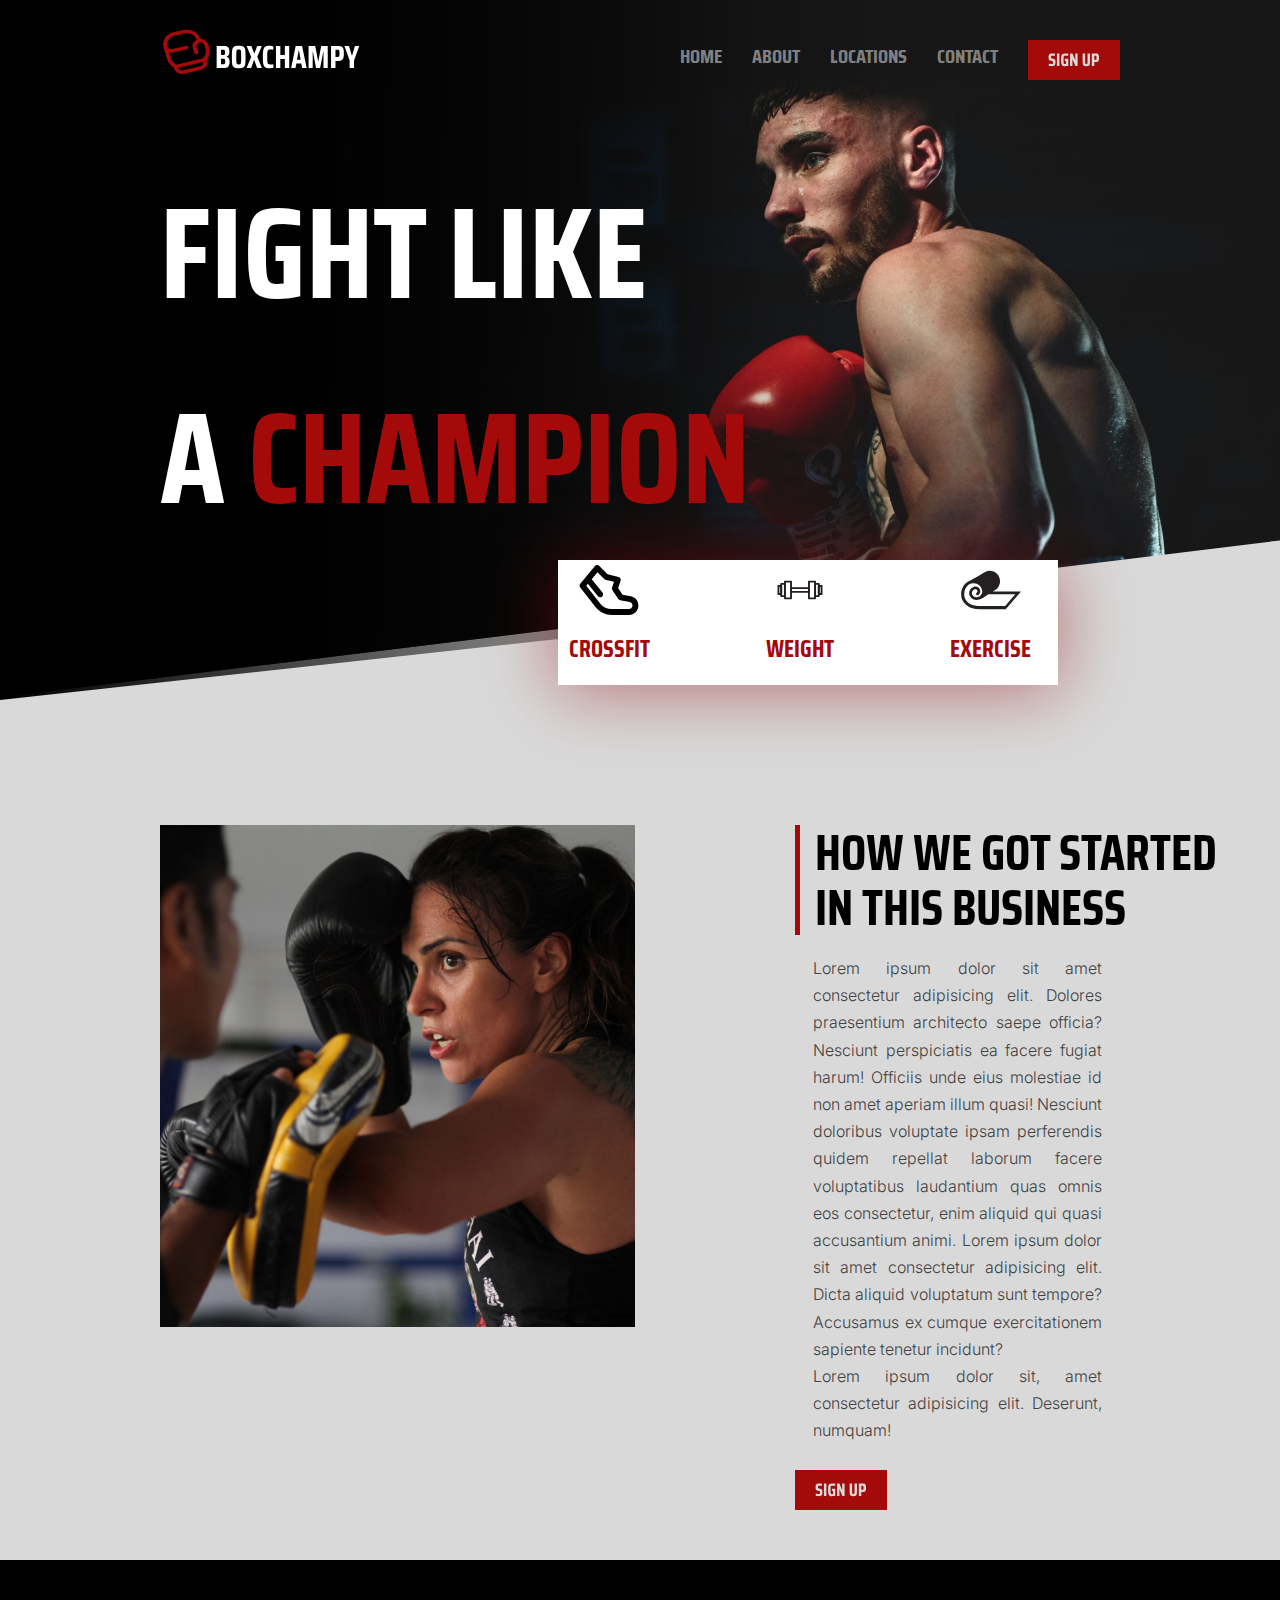
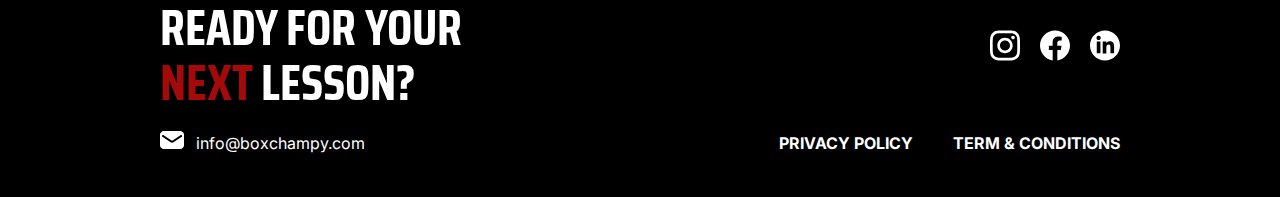
<file: boxchampy-websitesi/index.html>
<!DOCTYPE html>
<html lang="en">
<head>
    <meta charset="UTF-8">
    <meta name="viewport" content="width=device-width, initial-scale=1.0">
    <meta name="author" content="Tuğçe Karakuş">
    <link rel="stylesheet" href="style.css">
    <!--font links-->
   <link rel="preconnect" href="https://fonts.googleapis.com">
    <link rel="preconnect" href="https://fonts.gstatic.com" crossorigin>
    <link href="https://fonts.googleapis.com/css2?family=Saira+Condensed:wght@100;200;300;400;500;600;700;800;900&display=swap" rel="stylesheet">
    <link rel="preconnect" href="https://fonts.googleapis.com">
<link rel="preconnect" href="https://fonts.gstatic.com" crossorigin>
<link href="https://fonts.googleapis.com/css2?family=Inter:ital,opsz,wght@0,14..32,100..900;1,14..32,100..900&family=Saira+Condensed:wght@100;200;300;400;500;600;700;800;900&display=swap" rel="stylesheet">
    <title>Document</title>
</head>
<body>
    <header>
        <nav>
            <div class="logo">
               <a href="index.html" ><img src="image/logo.svg" alt="boxchampy logo"></a>
            </div>
            <div class="menu">
                <ul>
                <li>Home</li>
                <li>About</li>
                <li>Locations</li>
                <li>Contact</li>
                <li><img src="image/button.svg" alt="sign-up" class="sign-up"></li>
            </ul>
            </div>
            
        </nav>
        <div class="header-text">fight like <br> a <span>champion</span></div>
    </header>
    <section class="services">
        <ul>
            <li><img src="image/crossfit-icon.svg" alt="crossfit icon">Crossfit</li>
            <li><img src="image/weight-icon.svg" alt="weight icon">Weight</li>
            <li><img src="image/yoga-icon.svg" alt="yoga icon">Exercise</li>
        </ul>
    </section>
    <section class="content">
        <div class="content-image">
            <img src="image/girl-fight.svg" alt="boxer woman">
        </div>
        <div class="content-text">
            <h2 class="heading">how we got started <br>in this business</h2>
            <p>Lorem ipsum dolor sit amet consectetur adipisicing elit. Dolores praesentium architecto saepe officia? Nesciunt perspiciatis ea facere fugiat harum! Officiis unde eius molestiae id non amet aperiam illum quasi! Nesciunt doloribus voluptate ipsam perferendis quidem repellat laborum facere voluptatibus laudantium quas omnis eos consectetur, enim aliquid qui quasi accusantium animi. Lorem ipsum dolor sit amet consectetur adipisicing elit. Dicta aliquid voluptatum sunt tempore? Accusamus ex cumque exercitationem sapiente tenetur incidunt?</p>
            <p>Lorem ipsum dolor sit, amet consectetur adipisicing elit. Deserunt, numquam!</p><br>
                <div class="buton">
                <img src="image/button.svg" alt=""  class="sign-up">
                </div>
        </div>
    </section>
    <footer>
        <div class="footer-left">
            <p class="footer-heading">ready for your <br><span>next</span> lesson?</p>
            <p class="mail"><img src="image/icon-mail.png" alt="icon mail"> &ensp;info@boxchampy.com</p>
        </div>
        
        <div class="footer-right">
            <div class="icons">
                <ul>
                    <li><img src="image/icon-instagram.svg" alt="icon instagram"></li>
                    <li><img src="image/icon-facebook.svg" alt="icon facebook"></li>
                    <li><img src="image/icon-linkedin.svg" alt="icon linkedin"></li>
                </ul>
            </div>

            <div class="info">
                <p>Privacy Policy</p>
                <p>Term & Conditions </p>
            </div>
        </div>
    </footer>
</body>
</html>
</file>
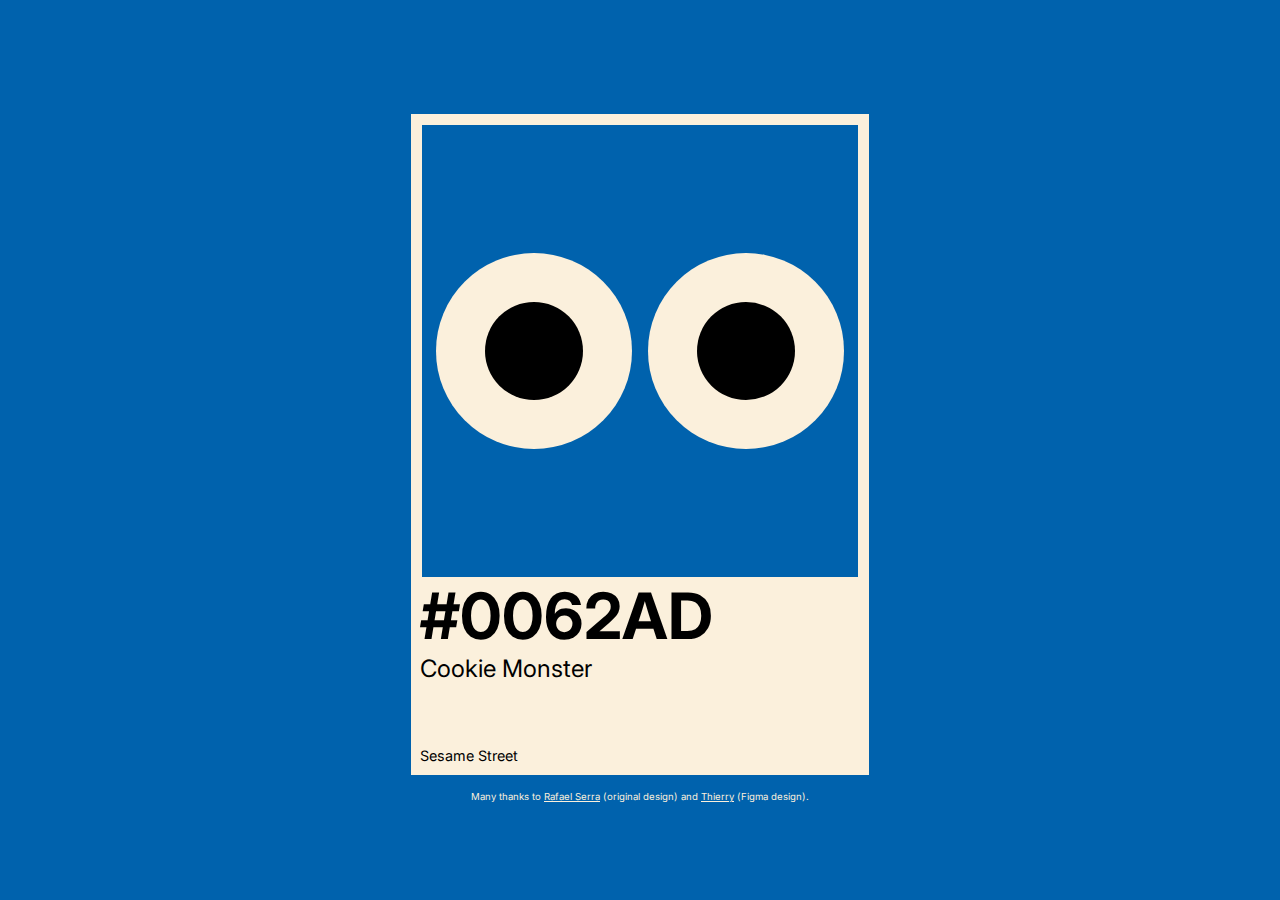
<file: cookie-monster/index.html>
<!DOCTYPE html>
<html lang="en">
<head>
    <meta charset="UTF-8">
    <meta name="viewport" content="width=device-width, initial-scale=1.0">
    <title>Cookie Monster - Eye Following Card</title>
    <link rel="shortcut icon" href="img/cookie-monster.ico" type="image/x-icon">
    <link rel="stylesheet" href="style.css">
    <!--font-->
    <link rel="preconnect" href="https://fonts.googleapis.com">
<link rel="preconnect" href="https://fonts.gstatic.com" crossorigin>
<link href="https://fonts.googleapis.com/css2?family=Inter:ital,opsz,wght@0,14..32,100..900;1,14..32,100..900&display=swap" rel="stylesheet">
</head>
<body>
    <div class="container">
        <div class="card">
            <div class="monster-face">
                <div class="eyes">
                    <div class="eye left">
                        <div class="pupil"></div>
                    </div>
                    <div class="eye right">
                        <div class="pupil"></div>
                    </div>
                </div>
            </div>
            <div class="text">
                <div class="color-code">#0062AD</div>
                <div class="name"><p>Cookie Monster</p></div>
                <div class="show-name">Sesame Street</div>
            </div>
        </div>
    </div>
    <footer>
        <p>Many thanks to <a href="https://www.linkedin.com/authwall?trk=bf&trkInfo=AQHls7-pFs-agQAAAZkbN7I4VX6VSyJHzLzS0m2vk-9sI6mXQA9WswecP7AodzYzTAjxtqmlSrTazypY2jUfP_Viuu-iGUoW297jg2PtakuNEGdMChGHCGZsVT_uR0oq0Y6D3gY=&original_referer=&sessionRedirect=https%3A%2F%2Fwww.linkedin.com%2Fin%2Ffaelpt%2F">Rafael Serra</a> (original design) and <a href="https://www.figma.com/@thierry">Thierry</a> (Figma design).</p>
    </footer>
</body>
</html>
</file>
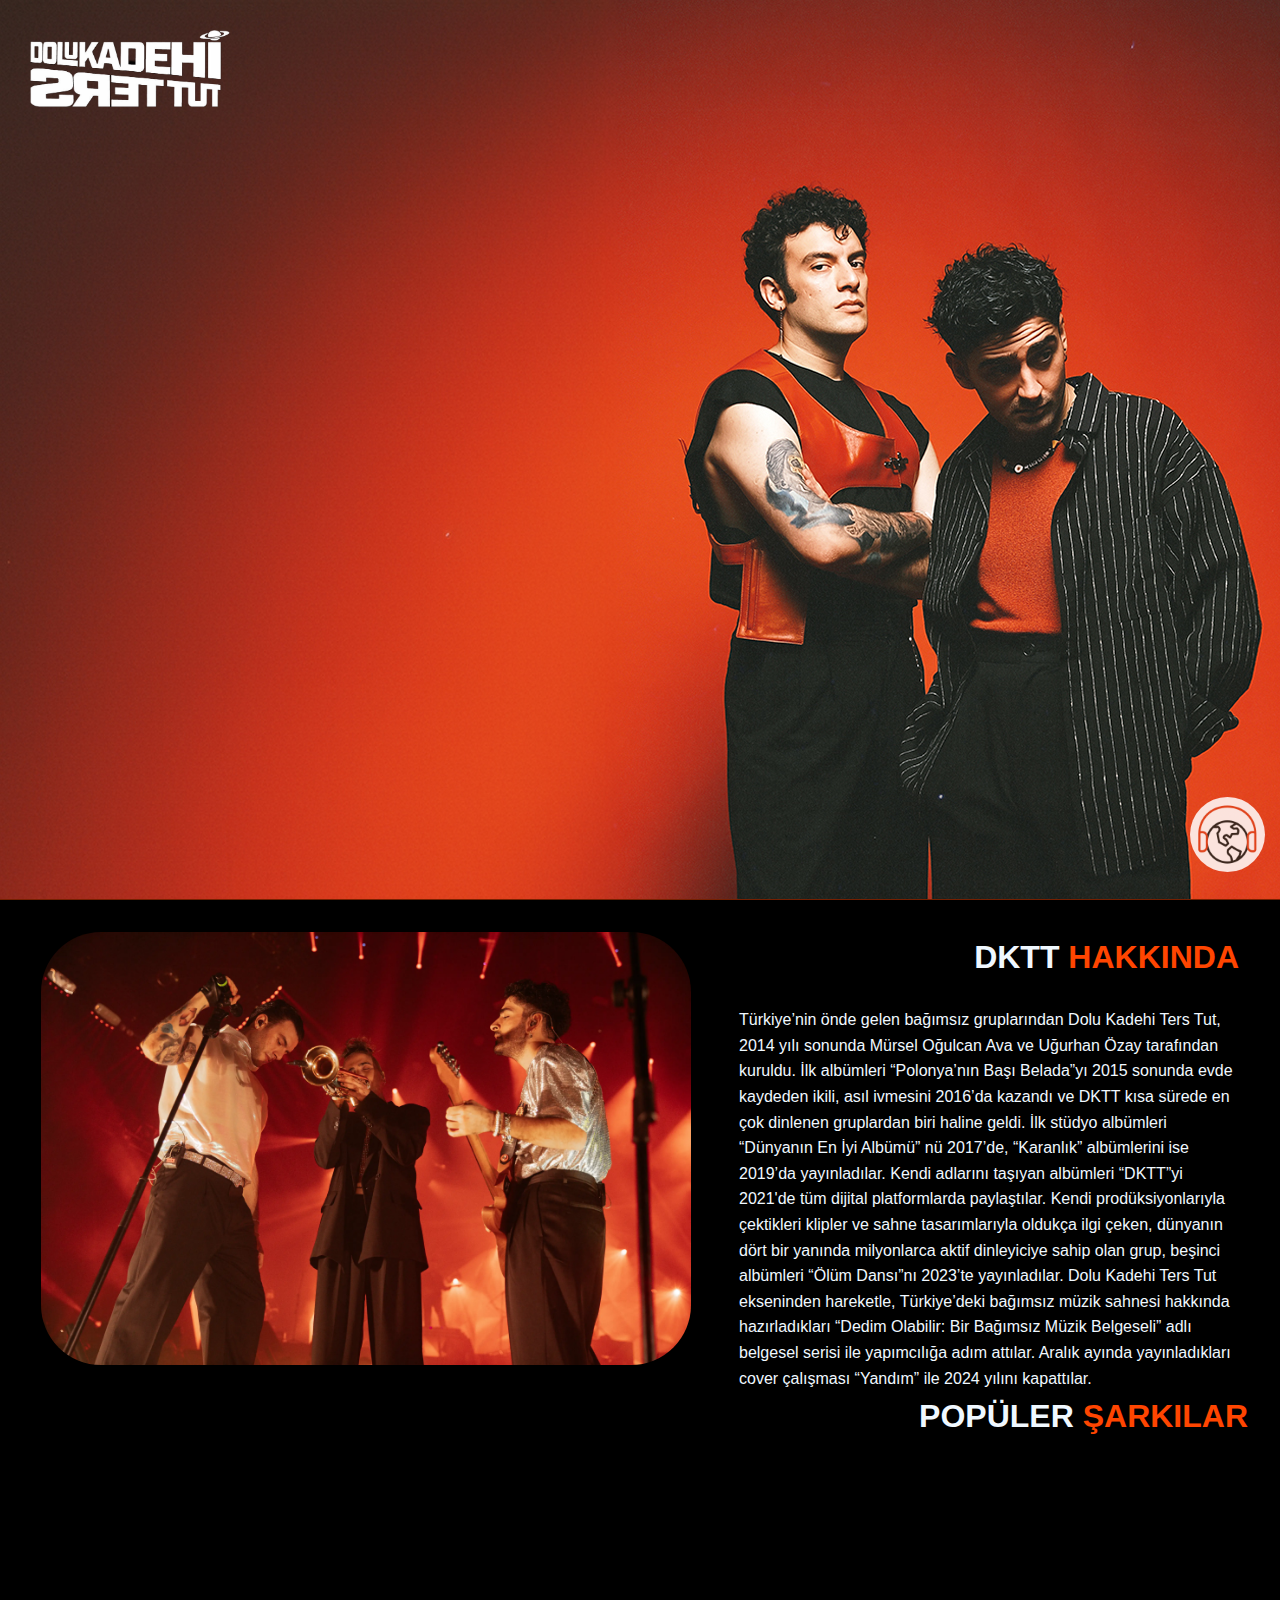
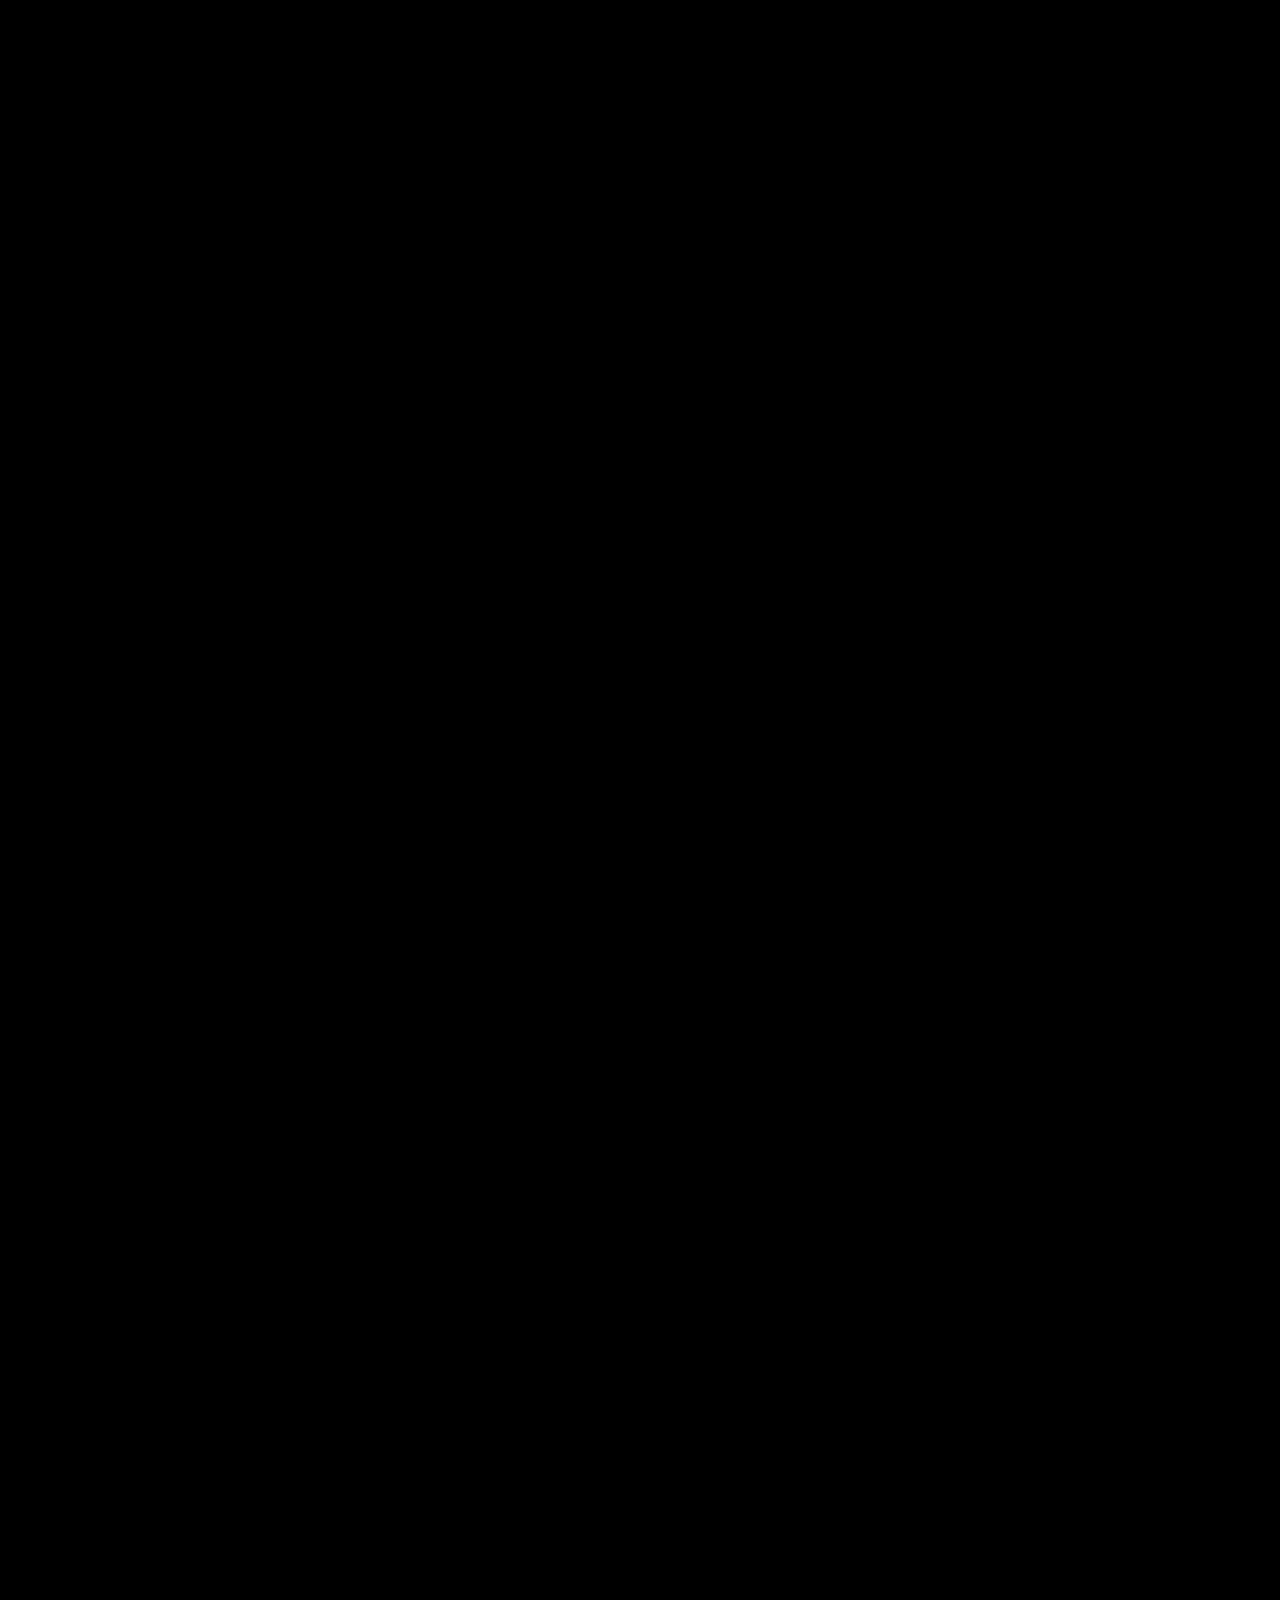
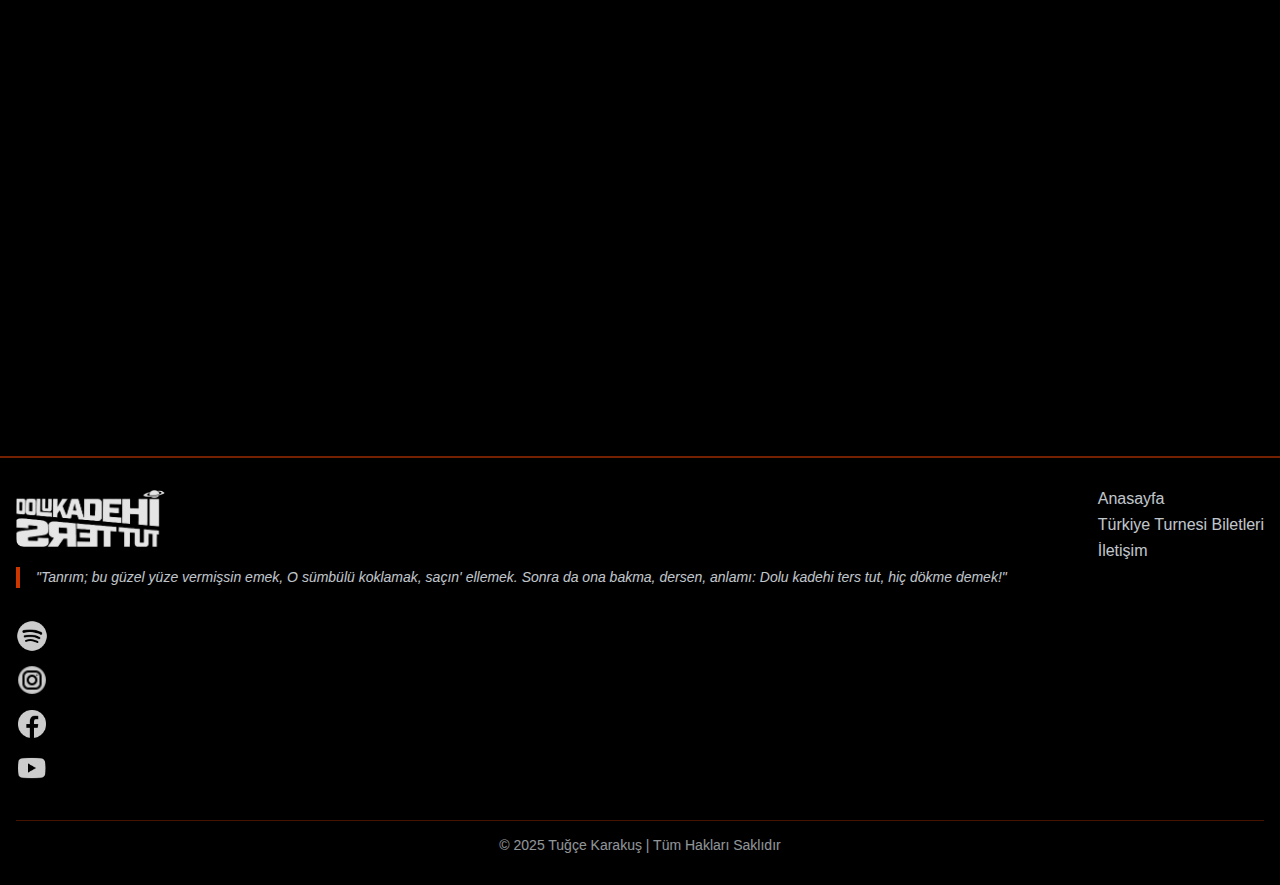
<file: muzik-grubu-tanitim-sayfasi/index.html>
<!DOCTYPE html>
<html lang="en">
<head>
    <meta charset="UTF-8">
    <meta name="viewport" content="width=device-width, initial-scale=1.0">
    <meta name="author" content="Tuğçe Karakuş">
    <link href="https://cdn.jsdelivr.net/npm/bootstrap@5.3.7/dist/css/bootstrap.min.css" rel="stylesheet" integrity="sha384-LN+7fdVzj6u52u30Kp6M/trliBMCMKTyK833zpbD+pXdCLuTusPj697FH4R/5mcr" crossorigin="anonymous">
    <link rel="stylesheet" href="./css/style.css">
    <link rel="shortcut icon" href="./images/wired-flat-1497-treble-clef-hover-pinch.png" type="image/x-icon">
    <title>Müzik Albüm Tanıtımı</title>
</head>
<body>
<!--Header Başlangıç-->
    <header>
    <img src="images/header1.png" class="img-fluid" alt="dktt-anasayfa">
     <div class="logo">
        <a href="index.html">
    <img src="./images/logo.png" alt="Logo"></a>
  </div>
    </header>
<!--Header Bitti-->

<!--Grup hakkında-->
    <main>
        <section class="band-about">
            <div class="resim">
                <img src="./images/about1.png" class="rounded mx-auto d-block" alt="dktt-about" >
            </div>
            <div class="text" >
                <p class="title">DKTT <span>HAKKINDA</span></p>
                <p>Türkiye’nin önde gelen bağımsız gruplarından Dolu Kadehi Ters Tut, 2014 yılı sonunda Mürsel Oğulcan Ava ve Uğurhan Özay tarafından kuruldu. İlk albümleri “Polonya’nın Başı Belada”yı 2015 sonunda evde kaydeden ikili, asıl ivmesini 2016’da kazandı ve DKTT kısa sürede en çok dinlenen gruplardan biri haline geldi. İlk stüdyo albümleri “Dünyanın En İyi Albümü” nü 2017’de, “Karanlık” albümlerini ise 2019’da yayınladılar. Kendi adlarını taşıyan albümleri “DKTT”yi 2021'de tüm dijital platformlarda paylaştılar. Kendi prodüksiyonlarıyla çektikleri klipler ve sahne tasarımlarıyla oldukça ilgi çeken, dünyanın dört bir yanında milyonlarca aktif dinleyiciye sahip olan grup, beşinci albümleri “Ölüm Dansı”nı 2023’te yayınladılar. Dolu Kadehi Ters Tut ekseninden hareketle, Türkiye’deki bağımsız müzik sahnesi hakkında hazırladıkları “Dedim Olabilir: Bir Bağımsız Müzik Belgeseli” adlı belgesel serisi ile yapımcılığa adım attılar. Aralık ayında yayınladıkları cover çalışması “Yandım” ile 2024 yılını kapattılar.
                </p>
            </div>
        </section>
<!--Grup bitti-->

<!--Popüler Şarkılar başlık-->
    <div class="title">
        POPÜLER <span>ŞARKILAR</span>
    </div>
<!--Popüler Şarkılar-->
       <section class="albums">
        <div class="container my-5">
            <div class="row g-4">
                    <div class="col-12 col-md-6 col-lg-3">
                        <iframe style="border-radius:12px" src="https://open.spotify.com/embed/track/6cjIlxXM1ca6nxkJ0p27jU?utm_source=generator" width="100%" height="352" frameBorder="0" allowfullscreen="" allow="autoplay; clipboard-write; encrypted-media; fullscreen; picture-in-picture" loading="lazy"></iframe>
                    </div>
                    <div class="col-12 col-md-6 col-lg-3">
                        <iframe style="border-radius:12px" src="https://open.spotify.com/embed/track/4Sng3wnol2Gb2yXgFdr9lj?utm_source=generator" width="100%" height="352" frameBorder="0" allowfullscreen="" allow="autoplay; clipboard-write; encrypted-media; fullscreen; picture-in-picture" loading="lazy"></iframe>
                    </div>

                    <div class="col-12 col-md-6 col-lg-3">
                        <iframe style="border-radius:12px" src="https://open.spotify.com/embed/track/2w5SV2BYwU4FVKBkFYlCU2?utm_source=generator" width="100%" height="352" frameBorder="0" allowfullscreen="" allow="autoplay; clipboard-write; encrypted-media; fullscreen; picture-in-picture" loading="lazy"></iframe>
                    </div>

                    <div class="col-12 col-md-6 col-lg-3">
                        <iframe style="border-radius:12px" src="https://open.spotify.com/embed/track/7AW9Ll09q64bXpnOwxPzLp?utm_source=generator" width="100%" height="352" frameBorder="0" allowfullscreen="" allow="autoplay; clipboard-write; encrypted-media; fullscreen; picture-in-picture" loading="lazy"></iframe>
                    </div>

                    <div class="col-12 col-md-6 col-lg-3">
                        <iframe style="border-radius:12px" src="https://open.spotify.com/embed/track/4BH1Z9kmxkq3U1mAYLtHPu?utm_source=generator" width="100%" height="352" frameBorder="0" allowfullscreen="" allow="autoplay; clipboard-write; encrypted-media; fullscreen; picture-in-picture" loading="lazy"></iframe>
                    </div>

                    <div class="col-12 col-md-6 col-lg-3">
                        <iframe style="border-radius:12px" src="https://open.spotify.com/embed/track/3RojH1cvKfidA8bYUgCVOZ?utm_source=generator" width="100%" height="352" frameBorder="0" allowfullscreen="" allow="autoplay; clipboard-write; encrypted-media; fullscreen; picture-in-picture" loading="lazy"></iframe>
                    </div>
            </div>
        </div>
        </section>
        <!--popüler şarkılar bitti-->

        <!--Şimdi dinle başladı-->
        <section class="listen-us">
            <a href=" https://open.spotify.com/intl-tr/artist/0PhqM7UAxtvWYi5j4MwxSl">
            <img src="./images/listen.png" alt="Dinle" id="listen-btn"></a>
        </section>
          <!--şimdi dinle biti-->
    </main>
    <!--İçerik bitti-->

    <!--Footer Başlangış-->
   <footer class="site-footer">
  <div class="container footer-content">
    <div class="footer-brand">
      <img src="./images/logo.png" alt="Logo">
      <p class="footer-slogan">
        "Tanrım; bu güzel yüze vermişsin emek, O sümbülü koklamak, saçın' ellemek. Sonra da ona bakma, dersen, anlamı: Dolu kadehi ters tut, hiç dökme demek!"
      </p>
    </div>
    <div class="footer-links">
      <a href="index.html">Anasayfa</a>
      <a href="linktr.ee/dolukadehiterstut">Türkiye Turnesi Biletleri</a>
      <a href="mailto:dolukadehiterstut@gmail.com">İletişim</a>
    </div>
    <div class="footer-social">
      <a href="https://open.spotify.com/intl-tr/artist/0PhqM7UAxtvWYi5j4MwxSl" target="_blank">
        <img src="./images/spotify-icon.png" alt="Spotify">
      </a>
      <a href="https://www.instagram.com/dolukadehiterstut?igsh=YWk5c2VteXQyNXFp">
        <img src="./images/instagram-logo.png" alt="Instagram">
      </a>
      <a href="https://www.facebook.com/DoluKadehiTersTut">
        <img src="./images/facebook-logo.png" alt="Facebook">
      </a>
      <a href="www.youtube.com/@DoluKadehiTersTut">
        <img src="./images/youtube-logo.png" alt="Youtube">
      </a>
    </div>
  </div>
  <div class="footer-bottom">
    <p>&copy; 2025 Tuğçe Karakuş | Tüm Hakları Saklıdır</p>
  </div>
</footer>

<!--footer bitti-->
<script src="https://cdn.jsdelivr.net/npm/bootstrap@5.3.7/dist/js/bootstrap.bundle.min.js" integrity="sha384-ndDqU0Gzau9qJ1lfW4pNLlhNTkCfHzAVBReH9diLvGRem5+R9g2FzA8ZGN954O5Q" crossorigin="anonymous"></script>
</body>
</html>
</file>
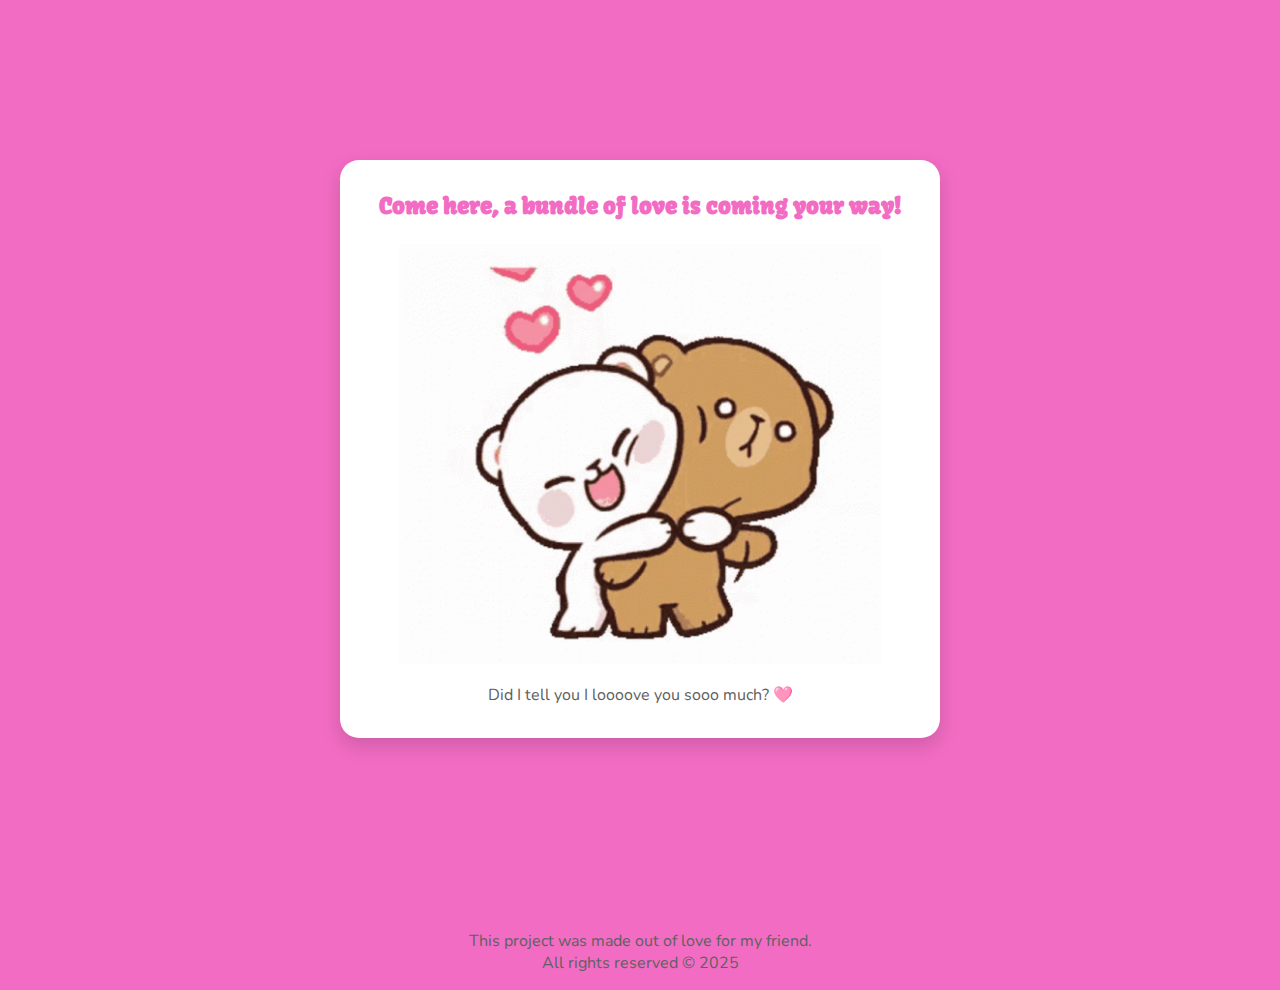
<file: purrrfec-love-card/hug.html>
<!DOCTYPE html>
<html lang="en">
<head>
    <meta charset="UTF-8">
    <meta name="viewport" content="width=device-width, initial-scale=1.0">
    <title>I Love You! 😘 </title>
    <link rel="shortcut icon" href="img/ico.png" type="image/x-icon">
     <!--fonts-->
    <link rel="preconnect" href="https://fonts.googleapis.com">
    <link rel="preconnect" href="https://fonts.gstatic.com" crossorigin>
    <link href="https://fonts.googleapis.com/css2?family=Kavoon&family=Nunito:ital,wght@0,200..1000;1,200..1000&display=swap" rel="stylesheet">
    <link rel="stylesheet" href="style.css">
</head>
<body>
    <main>
        <div class="card">
            <div class="header">
                <h2>Come here, a bundle of love is coming your way!</h2>
            </div>
            <div class="gif">
                <img src="img/hug.gif" alt="">
            </div> 
            <div class="text">
                <p>Did I tell you I loooove you sooo much? 🩷</p>
            </div>
        </div>
    </main>
     <footer>
        <p>This project was made out of love for my friend.</p>
        <p>All rights reserved © 2025</p>
    </footer>
</body>
</html>
</file>
<file: boxchampy-websitesi/style.css>
*{
    margin: 0px;
    padding: 0px;
    box-sizing: border-box;
    font-family: 'Saira Condensed', Inter, sans-serif;
    font-weight: bold;
    text-transform: uppercase;
}
body{
    background-color: #D9D9D9;
}
header {
  width: 100%;
  height: 700px;
  background-image: 
    linear-gradient(to left, rgba(0, 0, 0, 0) 30%, rgba(0, 0, 0, 1) 100%),
    url("image/arka.svg");
  background-position: 100% left;
  background-size: cover;
  background-repeat: no-repeat;
  position: relative;
  clip-path: polygon(0 0, 100% 0, 100% 80%, 0 100%);
}
.logo{
    position: absolute;
    top: 10px;
    left: 160px;
    padding: 5px 160px;
    transform:translatex(-160px) translatey(10px);
}
.menu{
    position: absolute;
    align-items: flex-end;
    top: 40px;
    right: 160px;
    display: flex;
    align-items: center;
    gap: 30px;
    cursor: pointer;
    font-size: 20px;
}
nav{
    display: flex;
    justify-content: space-between;
    align-items: center;
    padding: 40px 160px;
}
nav ul{
    display: flex;
    gap: 30px;
   

}
nav li{
    list-style:none;
    align-items: center;
    color:grey;
    text-transform: uppercase;
    transition: text-decoration 0.9s ease;
}
nav img,
.sign-up{
    line-height: 18px;
    display: flex;
    align-items: center;
    cursor: pointer;
    justify-items: normal;
}
nav li:hover{
    text-decoration: 4px underline #A40A0A  ;
    color: #ffffff;
}

.header-text{
    color: #ffff;
    position: absolute;
    top: 150px;
    left: 160px;
    font-size: 130px;
}
.header-text span{
    color:#A40A0A ;
    font-weight: bold;
    font-family: 'Saira Condensed', sans-serif;
}
.services{
   padding: 80px 160px;
   box-shadow: 0px 4px 72px rgba(148, 8, 8, 0.5);
    padding-left:6px;
    padding-top:0px;
    transform:translatex(-42px) translatey(-140px);
    margin-left:600px;
    margin-right:0px;
    width:500px;
    height:125px;
    padding-right:22px;
    background-color: #ffffff;
}
.services ul{
    display: flex;
    justify-content: center; 
    gap:100px ;
}
.services li{
    color: #A40A0A;
    font-size: 24px;
    display: flex;
    flex-direction: column;
    align-items: center;
    list-style: none;
    width: 120px;
    height: auto;
    text-align: center;
}
.services li img {
    align-items: center;
  width: 60px;
  height: 60px;
  object-fit: contain;
  margin-bottom: 10px; /* ikonla yazı arasına boşluk */
}
.content{
    display: flex;
}
 .content-image img{
    display:flex;
    justify-content: left;
    height: 502px;
    padding: 0px 160px;

} 
.content .heading{
    font-size: 50px;
    font-weight: bold;
    line-height: 110%;
    position: relative;
    margin-bottom: 20px;
    padding-left: 20px;
}
/*başlık önündeki çizgi*/
.content .heading::before{
    content: '';
    position: absolute;
    left: 0;
    top: 0;
    height: 100%;
    width: 5px;
    background-color: #A40A0A;
}
.content p{
    margin-right: 160px;
    font-family:'Inter',Saira Condensed, sans-serif;
    white-space:pre-line;
    text-transform:none;
    font-weight:300;
    color: #434343;
    line-height: 170%;
    padding: 0 18px;
    text-align: justify;
}
footer {
  background-color: #000000;
  color: #ffffff;
  display: grid;
  grid-template-columns: 1fr 1fr;
  padding: 40px 160px;
  margin-top: 50px;
}

.footer-left,
.footer-right {
  display: flex;
  flex-direction: column;
  justify-content: space-between;
  gap: 20px;
}
.footer-left .footer-heading span{
    color: #A40A0A;
}
.footer-right {
    margin-top: 30px;
  align-items: flex-end;
}
.footer-right .icons img{
    width: 30px;
}
.footer-right .icons ul {
  display: flex;
  gap: 20px;
  list-style: none;
  padding: 0;
}

.footer-right .info {
  display: flex;
  gap: 40px;
}
.footer-right .info p{
    font-family:'Inter', Saira Condensed, sans-serif ;
    line-height: 170%;
}
.footer-left .footer-heading {
  font-size: 50px;
  line-height: 110%;
}

.footer-left .mail {
  font-family: 'Inter', Saira Condensed, sans-serif;
  font-size: 16px;
  line-height: 170%;
  font-weight: normal;
  text-transform: lowercase;
}
</file>
<file: cookie-monster/style.css>
* {
    margin: 0;
    padding: 0;
    box-sizing: border-box;
}

:root {
    --bgcolor: #0062ad;
    --cardColor: #fbf0dc;
    --eyes: #000000;
}

body {
    min-height: 100vh;
    display: flex;
    flex-direction: column;
    justify-content: center;
    align-items: center;
    gap: 1rem;
    background-color: var(--bgcolor);
    font-family: "Inter", sans-serif;
    cursor: url(img/cookie.png), auto;
    background-color: var(--bgcolor);
}

.container {
    width: 90%;
    margin-top: 2rem;
    display: flex;
    justify-content: center;
    align-items: center;
}

.card {
    display: flex;
    flex-direction: column;
    justify-content: center;
    align-items: center;
    background-color: var(--cardColor);
    width: min(90%, 458px);
    height: 661px;
}

.monster-face {
    background-color: var(--bgcolor);
    width: 95%;
    aspect-ratio: 438 / 455;
    display: flex;
    flex-direction: column;
    justify-content: center;
    align-items: center;

}

.eyes {
    display: flex;
    justify-content: center;
    align-items: center;
    gap: 1rem;
    width: 100%;
}

.eye {
    background-color: var(--cardColor);
    border-radius: 50%;
    width: 45%;
    aspect-ratio: 1/1;
    display: flex;
    justify-content: center;
    align-items: center;
}

.pupil {
    background-color: var(--eyes);
    width: 50%;
    aspect-ratio: 1/1;
    border-radius: 50%;
}

.text {
    align-self: flex-start;
    padding-left: 2%;
}

.color-code {
    font-weight: bold;
    font-size: 4rem;
}

.name {
    font-size: 1.5rem;
}

.show-name {
    font-size: 0.9rem;
    margin-top: 4rem;
}

footer p {
    color: var(--cardColor);
    text-align: center;
    font-size: 0.6rem;
    margin-bottom: 1rem;
}

footer a {
    text-decoration: underline;
    color: var(--cardColor);
}

@media (min-width:768px) {
    .container {
        width: 50%;

    }
}
</file>
<file: muzik-grubu-tanitim-sayfasi/css/style.css>
*{
  margin: 0;
  padding: 0;
  box-sizing: border-box;
  color: #F0F8FF;
}
body{
  background-color: black;
  color: #F0F8FF;
}
/*header kısmı başladı*/
header {
  height: 100dvh;
  background-image: url('../images/header.jpg');
  background-size: cover;
  background-position: center;
  background-repeat: no-repeat;
  position: relative; 
  border-bottom: 1px solid  rgb(117, 32, 1);
  overflow: hidden;
}
@media (max-width: 768px){
  header{
    background-image: url('../images/header.jpg');
  }
}
.logo {
  position: absolute;
  top: 30px;
  left: 30px;
  width: 200px;
}
@media (max-width: 768px) {
  .logo {
    width: 120px;
    top: 15px;
    left: 15px;
  }
}
@media (max-width: 480px) {
  .logo {
    width: 80px;
    top: 10px;
    left: 10px;
  }
}
.logo img {
  width: 100%;
  height: auto;
}
.logo img:hover{
    box-shadow: 4px 8px #FF4500 ;
}
hr{
  background-color: rgb(117, 32, 1);
  width: 100%;
  height: 5px;
}
/*header kısmı bitti.*/

/*içerik kısmı başladı*/
main {
  font-family: 'Segoe UI', sans-serif;
  font-size: 16px;
  line-height: 1.6;
  max-width: 1300px;
  margin: auto;
  padding: 2rem;
  background-color: black;
}
/*hakkında başladı*/
.band-about {
  display: flex;
  gap: 3rem;
  align-items: flex-start; /* dikey hizalama */
  justify-content: center; /* yatayda ortalama */
  flex-wrap: wrap; /* mobilde alta geçmesi için */
}
.resim img {
  width: 100%;
  max-width: 650px;
  height: auto;
  border-radius: 60px;
  display: block;
}
@media (max-width: 768px) {
  .resim img {
    border-radius: 30px;
  }
}
@media (max-width: 480px) {
  .resim img {
    border-radius: 20px;
  }
}
.text {
  color: #F0F8FF;
  max-width: 500px;
}
.title{
  top: 10px;
  margin-bottom: 1.5rem;
  font-weight: bolder;
  background-color: black;
  font-size: 32px;
  text-align: right;
  z-index: 10;
}
.title span{
  color: #FF4500;
  font-weight: bold;
}
.title:hover{
  opacity: 0.6;
  background-color: black;
  cursor:default;
}
/*hakkında bitti*/

/*şimdi dinle başladı*/
.listen-us {
  position: fixed;
  bottom: 20px;
  right: 15px;
  z-index: 200;
}
.listen-us a img {
  border-radius: 50%;
  width: 75px;
  max-width: 100%;
  height: auto;
  opacity: 0.85;
  transition: opacity 0.3s, box-shadow 0.3s;
}
.listen-us a img:hover {
  opacity: 1;
  box-shadow: 4px 5px 9px #FF4500;
}
/* Daha küçük ekranlar için butonu küçült */
@media (max-width: 768px) {
  .listen-us a img {
    width: 60px;
  }
}
@media (max-width: 480px) {
  .listen-us a img {
    width: 50px;
  }
}
/*şimdi dinle bitti*/

/*footer başladı*/
.site-footer {
  background-color: black;
  color: #F0F8FF;
  padding: 2rem 1rem;
  font-family: 'Segoe UI', sans-serif;
  border-top: 2px solid rgb(117, 32, 1);
  z-index: 00;
}
.footer-content {
  max-width: 1300px;
  margin: auto;
  display: flex;
  flex-wrap: wrap;
  justify-content: space-between;
  align-items: flex-start;
  gap: 2rem;
}

.footer-brand img {
  width: 150px;
  border-radius: 8px;
  opacity: 0.9;
  transition: opacity 0.3s, box-shadow 0.3s;
}
.footer-brand img:hover {
  opacity: 1;
}
.footer-slogan {
  margin-top: 1rem;
  font-style: italic;
  font-size: 14px;
  line-height: 1.5;
  opacity: 0.8;
  color: #F0F8FF;
  border-left: 4px solid #FF4500;
  padding-left: 1rem;
  transition: opacity 0.3s, color 0.3s;
}
.footer-slogan:hover {
  opacity: 1;
  color: #FF4500;
  cursor: default;
}
.footer-links, .footer-social {
  display: flex;
  flex-direction: column;
  gap: 0.5rem;
}
.footer-links a {
  color: #F0F8FF;
  text-decoration: none;
  font-size: 16px;
  opacity: 0.8;
  transition: opacity 0.3s, color 0.3s;
}
.footer-links a:hover {
  opacity: 1;
  color: #FF4500;
  cursor: pointer;
}
.footer-social a img {
  width: 32px;
  height: 32px;
  opacity: 0.8;
  transition: opacity 0.3s, box-shadow 0.3s;
  border-radius: 50%;
}
.footer-social a img:hover {
  opacity: 1;
  box-shadow: 0 0 8px #FF4500;
}
.footer-bottom {
  text-align: center;
  margin-top: 2rem;
  font-size: 14px;
  opacity: 0.6;
  border-top: 1px solid rgb(117, 32, 1);
  padding-top: 1rem;
}
/* Mobil uyumu */
@media (max-width: 768px) {
  .footer-content {
    flex-direction: column;
    align-items: center;
    text-align: center;
  }
   .footer-social {
    flex-direction: row;
    flex-wrap: wrap;
    justify-content: center;
  }
  .footer-links{
    flex-wrap: nowrap;
    overflow-x: auto;
    gap: 1rem;
    justify-content: flex-start;
  }
  .footer-links a, .footer-social a {
    margin: 0 0.5rem;
  }
  .footer-slogan {
    font-size: 13px;
    padding-left: 0.75rem;
    border-left: 3px solid #FF4500;
  }
}
@media (max-width: 480px) {
  .footer-slogan {
    font-size: 12px;
  }
  .footer-brand img {
    width: 120px;
  }
  .footer-social a img {
    width: 28px;
    height: 28px;
  }
}
/*footer bitti*/
</file>
<file: purrrfec-love-card/style.css>
*{
    margin: 0;
    padding: 0;
    box-sizing: border-box;
}
body {
    min-height: 110dvh;
    display: flex;
    flex-direction: column;
    justify-content: space-between;
    align-items: center;
    font-size: clamp(1rem ,2vw+1rem,1.2rem);
    background-color: #F26CC3;
    padding: 1rem; /* sayfanın kenarlarından biraz boşluk */
}
main {
    flex: 1;
    display: flex;
    justify-content: center;
    align-items: center;
    width: 90%;
}
.card {
    background-color: #ffffff;
    border-radius: 1.2rem;
    padding: 2rem;
    max-width: 600px;
    width: 100%;
    box-shadow: 0 8px 20px rgba(0,0,0,0.15);
    display: flex;
    flex-direction: column;
    gap: 1rem;
    text-align: center;
    margin-bottom: 2rem;
}
h2{
    color: #F26CC3;
    font-family: "Kavoon", serif;
    text-align: center;
    font-size: 1.4rem;
    margin-bottom: 0.5rem;
}
.gif img{
    width: 100%;
    max-width:90% ;
}
p,text{
    text-align: center;
    color:#606060 ;
    font-family: "Nunito", sans-serif;
}
button {
  background-color: #F26CC3;
  color: #fff;
  border: none;
  padding: 0.8rem 2rem;
  border-radius: 2rem;
  font-family: 'Nunito', sans-serif;
  font-size: clamp(0.7rem, 2vw, 1rem);
  cursor: pointer;
  transition: all 0.3s ease;
  box-shadow: 0 4px 10px rgba(0,0,0,0.15);
  margin: 2%;
}
button:hover {
  background-color: #d94da9;
  transform: scale(1.05);
}
button a {
  color: #fff;
  text-decoration: none;
  display: block;
  width: 100%;
  height: 100%;
}
#confettiCanvas {
  z-index: 9999;
}
footer{
    text-align: center;
    color: #fff;
    margin-top: 1rem;
}
footer a{
  text-decoration: none;
  color: #a40867;
}
footer a:hover{
  color:bisque;
  text-decoration: underline;
}
</file>
